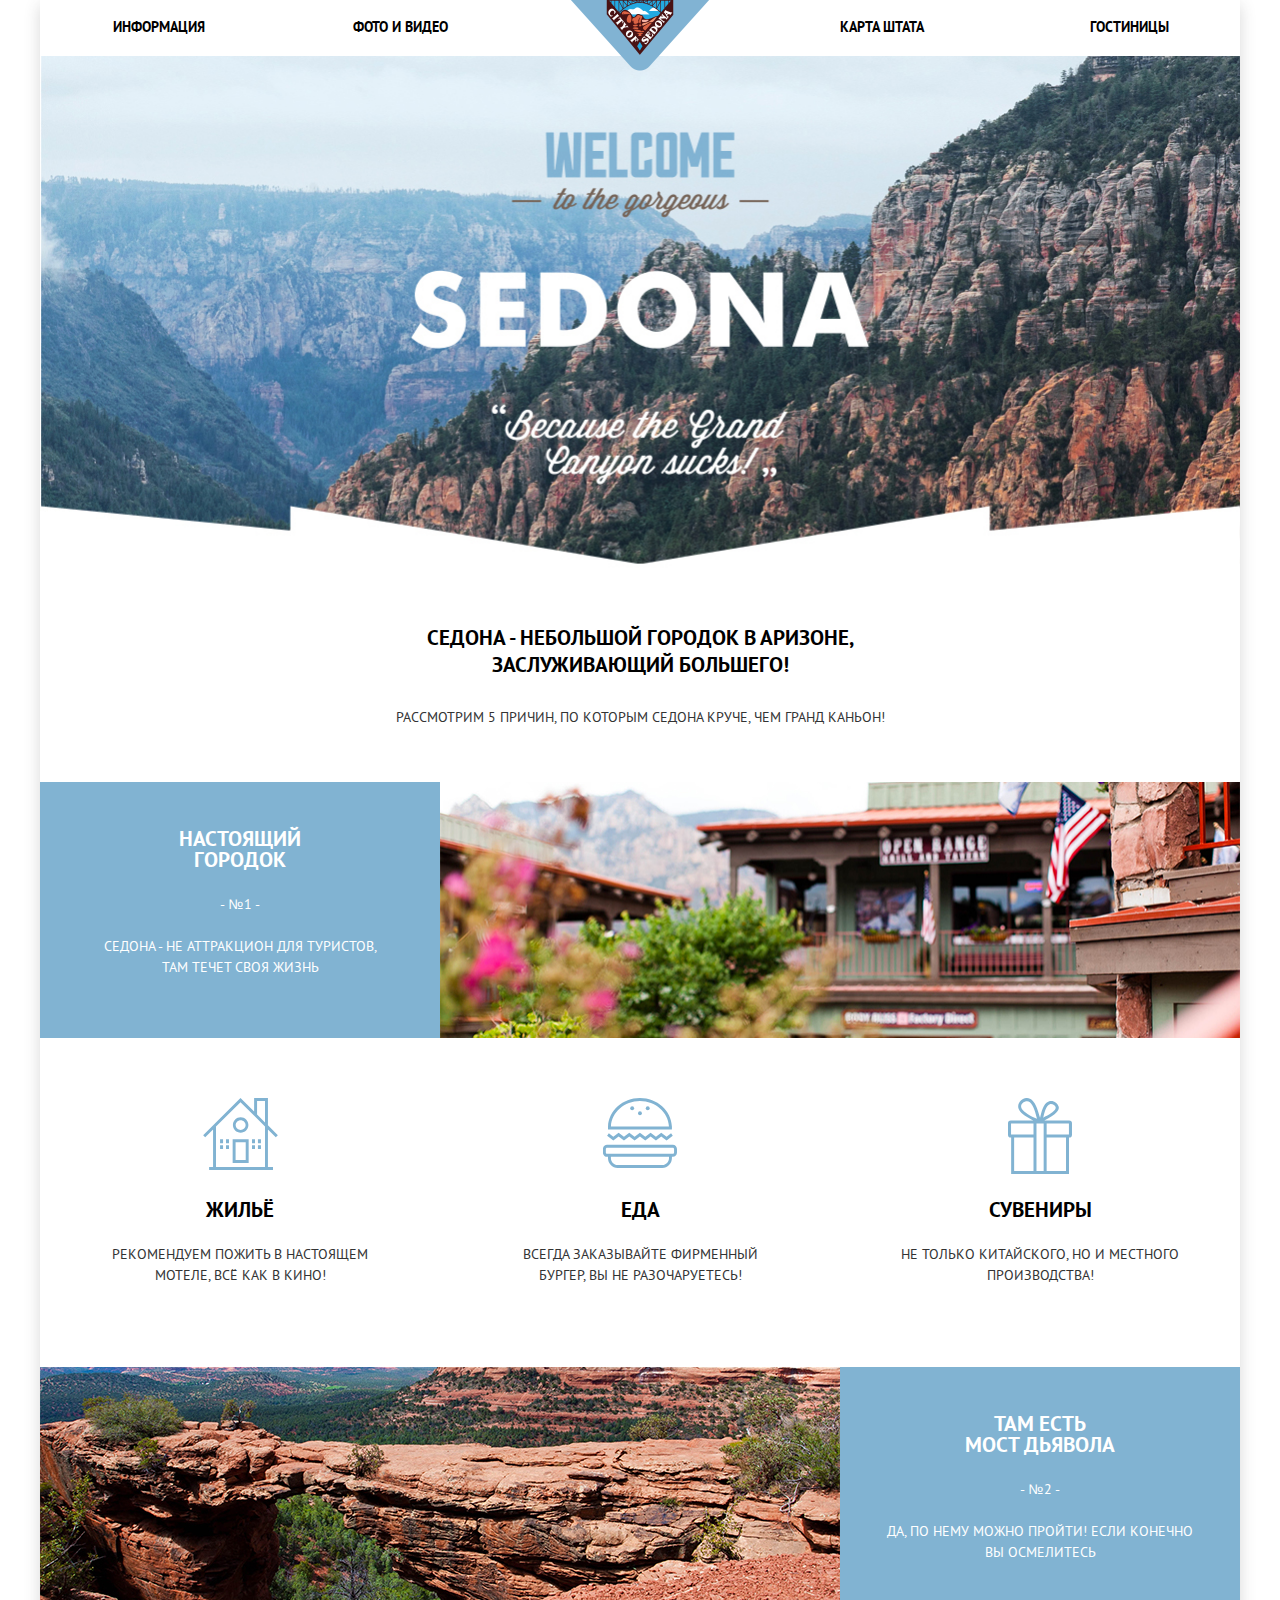
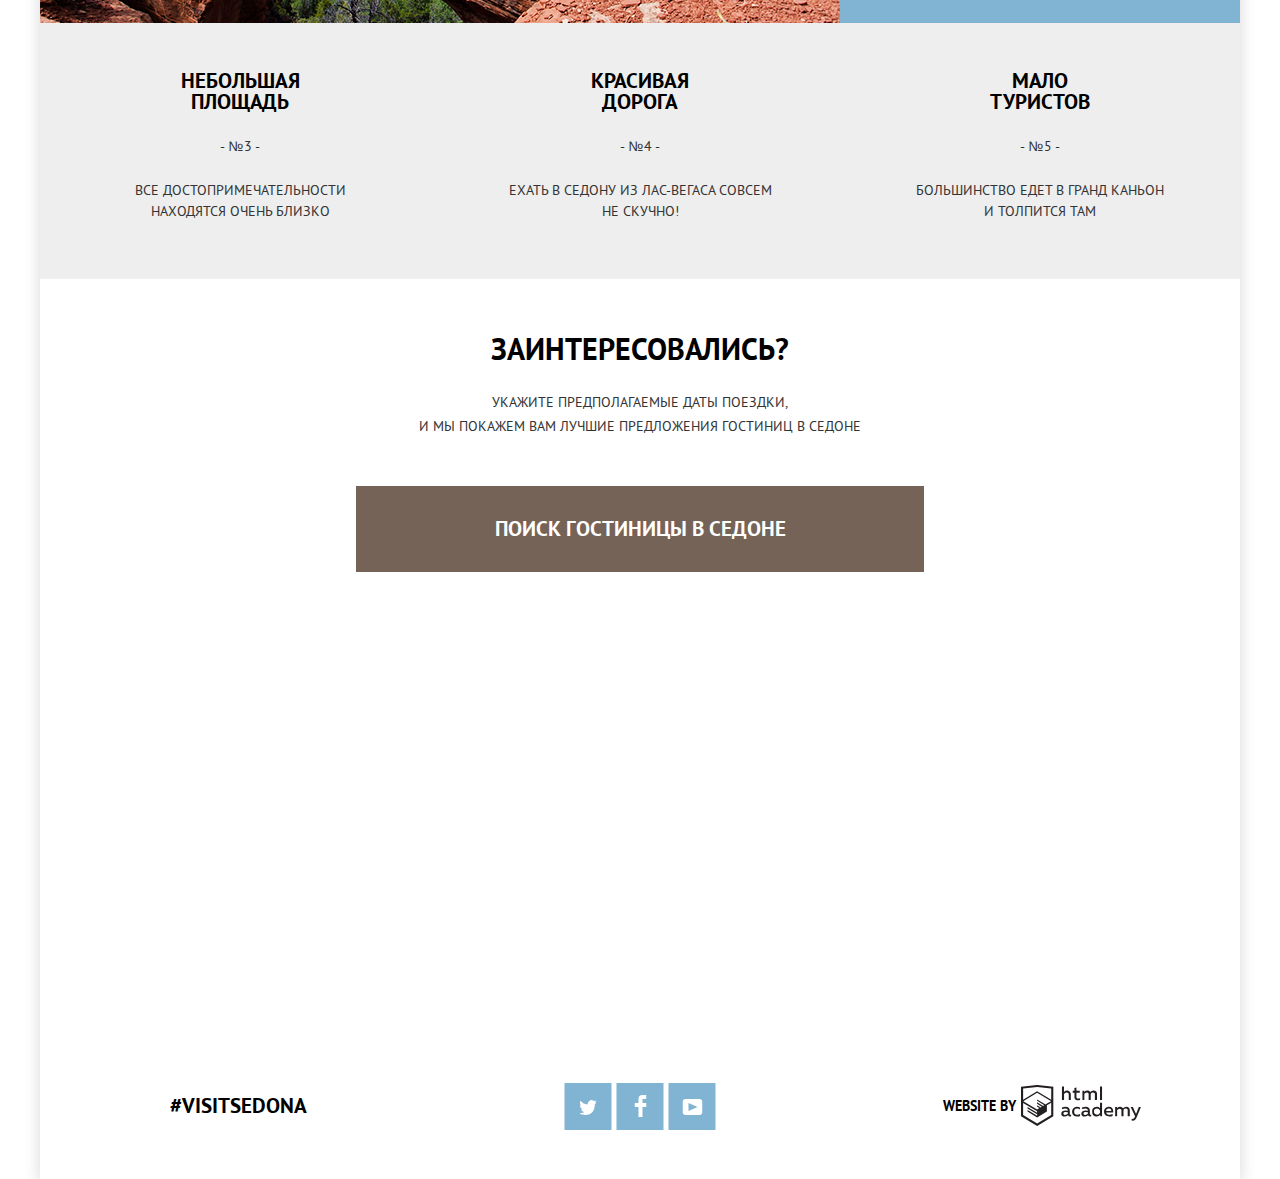
<file: index.html>
<!DOCTYPE html>
<html lang="ru">
<head>
	<meta charset="utf-8">
	<title>Седона</title>
	<link href="css/normalize.css" rel="stylesheet">
	<link href="css/style-min.css" rel="stylesheet">
</head>
<body>
	<div class="width-limit">
<!--Заголовок -->
	<header class="page-header">
		<nav class="main-navigation">
			<a class="logo" href="index.html">
				<img src="img/logo.png" alt="logo" width="140" height="71">
			</a>
		<ul class="site-navigation">
			<li ><a href="">Информация</a></li>
			<li><a href="">Фото и Видео</a></li>
			<li><a href="">Карта Штата</a></li>
			<li><a href="hotels.html">Гостиницы</a></li>
		</ul>
		</nav>
	</header>
	<!--Контент -->
	<main>
		<h1 class="visually-hidden">А вы слышали о Седоне?</h1>
		<div class="feature">
			<h3>Седона - небольшой городок в Аризоне, заслуживающий большего!</h3>
			<p>Рассмотрим 5 причин, по которым Седона круче, чем гранд каньон!</p>
		</div>
		<section>
			<h2 class="visually-hidden">Пять поводов посетить Седону</h2>
			<ol class="feature-list">
				<li>
					<div class="feature-block">
						<div class="feature-note">
							<h3>Настоящий Городок</h3>
							<p>- №1 -</p>
							<p>Седона - не аттракцион для туристов, там течет своя жизнь</p>
						</div>
						<img src="img/town.jpg" alt="town" width="800" height="256">
					</div>
					<ul class="feature-city">
						<li class="interest-item">
							<h3>Жильё</h3>
							<p>Рекомендуем пожить в настоящем мотеле, всё как в кино!</p>
						</li>
						<li class="interest-item">
							<h3>Еда</h3>
							<p>Всегда заказывайте фирменный бургер, вы не разочаруетесь!</p>
						</li>
						<li class="interest-item">
							<h3>Сувениры</h3>
							<p>Не только китайского, но и местного производства!</p>
						</li>
					</ul>
				</li>
				<li>
					<div class="feature-block">
						<img src="img/canyon.jpg" alt="canyon" width="800" height="256">
						<div class="feature-note">
							<h3>Там есть<br> мост дьявола</h3>
							<p>- №2 -</p>
							<p>Да, по нему можно пройти! Если конечно вы осмелитесь</p>
						</div>
					</div>
				</li>
				<li class="feature-list-last">
					<h3>Небольшая площадь</h3>
					<p>- №3 -</p>
					<p >Все достопримечательности находятся очень близко</p>
				</li>
				<li class="feature-list-last">
					<h3>Красивая дорога</h3>
					<p>- №4 -</p>
					<p>Ехать в Седону из Лас-Вегаса совсем не скучно!</p>
				</li>
				<li class="feature-list-last">
					<h3>Мало туристов</h3>
					<p>- №5 -</p>
					<p>Большинство едет в Гранд Каньон и толпится там</p>
				</li>
			</ol>
			<article class="advertisment">
				<h2 class="visually-hidden">Поиск гостиницы</h2>
				<h3>Заинтересовались?</h3>
				<p>Укажите предполагаемые даты поездки,<br> и мы покажем вам лучшие предложения гостиниц в седоне</p>
				<a href="" class="form-name">Поиск гостиницы в Седоне</a>
			</article>
		</section>
		<section class="date-form">
			<h2 class="visually-hidden">Форма поиска</h2>
			<div  class="form-container">
				<form action="https://echo.htmlacademy.ru" method="post" class="form-menu">
					<div class="date-pick">
						<label class="date-pick-item" for="check-in">Дата заезда:</label>
						<input id="check-in" type="text" name="check-in" placeholder="5 октября 2019" required>
						<span class="calendar-icon">
							<span class="visually-hidden">Calendar icon</span>
							<svg xmlns="http://www.w3.org/2000/svg" width="21" height="22" viewBox="0 0 21 22"><path d="M19.251 2.025h-2.845V.648c0-.381-.294-.689-.656-.689-.363 0-.656.308-.656.689v1.377h-3.938V.648c0-.381-.294-.689-.655-.689-.363 0-.657.308-.657.689v1.377H5.906V.648c0-.381-.294-.689-.656-.689-.363 0-.657.308-.657.689v1.377H1.75C.784 2.025 0 2.847 0 3.862v16.302C0 21.179.784 22 1.75 22h17.501c.966 0 1.749-.821 1.749-1.836V3.862c0-1.015-.783-1.837-1.749-1.837zm.437 18.139a.448.448 0 0 1-.437.459H1.75a.45.45 0 0 1-.438-.459V3.862a.45.45 0 0 1 .438-.459h2.844v1.378c0 .381.294.689.657.689.362 0 .656-.308.656-.689V3.403h3.938v1.378c0 .381.294.689.657.689.361 0 .655-.308.655-.689V3.403h3.938v1.378c0 .381.293.689.656.689.362 0 .656-.308.656-.689V3.403h2.845c.241 0 .437.206.437.459v16.302z"/><path d="M4.594 8.225h2.625v2.066H4.594zM4.594 11.668h2.625v2.067H4.594zM4.594 15.112h2.625v2.066H4.594zM9.188 15.112h2.625v2.066H9.188zM9.188 11.668h2.625v2.067H9.188zM9.188 8.225h2.625v2.066H9.188zM13.781 15.112h2.625v2.066h-2.625zM13.781 11.668h2.625v2.067h-2.625zM13.781 8.225h2.625v2.066h-2.625z"/></svg>
						</span>
					</div>
					<div class="date-pick">
						<label class="date-pick-item" for="check-out">Дата выезда:</label>
						<input id="check-out" type="text" name="check-out" placeholder="6 октября 2019">
						<span class="calendar-icon">
							<span class="visually-hidden">Calendar icon</span>
							<svg xmlns="http://www.w3.org/2000/svg" width="21" height="22" viewBox="0 0 21 22"><path d="M19.251 2.025h-2.845V.648c0-.381-.294-.689-.656-.689-.363 0-.656.308-.656.689v1.377h-3.938V.648c0-.381-.294-.689-.655-.689-.363 0-.657.308-.657.689v1.377H5.906V.648c0-.381-.294-.689-.656-.689-.363 0-.657.308-.657.689v1.377H1.75C.784 2.025 0 2.847 0 3.862v16.302C0 21.179.784 22 1.75 22h17.501c.966 0 1.749-.821 1.749-1.836V3.862c0-1.015-.783-1.837-1.749-1.837zm.437 18.139a.448.448 0 0 1-.437.459H1.75a.45.45 0 0 1-.438-.459V3.862a.45.45 0 0 1 .438-.459h2.844v1.378c0 .381.294.689.657.689.362 0 .656-.308.656-.689V3.403h3.938v1.378c0 .381.294.689.657.689.361 0 .655-.308.655-.689V3.403h3.938v1.378c0 .381.293.689.656.689.362 0 .656-.308.656-.689V3.403h2.845c.241 0 .437.206.437.459v16.302z"/><path d="M4.594 8.225h2.625v2.066H4.594zM4.594 11.668h2.625v2.067H4.594zM4.594 15.112h2.625v2.066H4.594zM9.188 15.112h2.625v2.066H9.188zM9.188 11.668h2.625v2.067H9.188zM9.188 8.225h2.625v2.066H9.188zM13.781 15.112h2.625v2.066h-2.625zM13.781 11.668h2.625v2.067h-2.625zM13.781 8.225h2.625v2.066h-2.625z"/></svg>
						</span>
					</div>
					<div class="person-counter">
						<div class="counter-wrap">
							<label class="adults" for="adults">Взрослые:</label>
							<div class="counter">
								<button class="minus" type="button" aria-label="minus button">
									<svg xmlns="http://www.w3.org/2000/svg" xmlns:xlink="http://www.w3.org/1999/xlink" x="0px" y="0px" width="9.917px" height="1.917px" viewBox="0 0 9.917 1.917" enable-background="new 0 0 9.917 1.917" xml:space="preserve" fill="currentColor">
									<rect width="9.917" height="1.917" />
									</svg>
								</button>
								<input class="counter-field" id="adults" type="number" min="1" name="adults" step="1" value="1">
								<button class="plus" type="button" aria-label="plus button">
									<svg xmlns="http://www.w3.org/2000/svg" xmlns:xlink="http://www.w3.org/1999/xlink" x="0px" y="0px" width="9.917px" height="9.917px" viewBox="0 0 9.917 9.917" enable-background="new 0 0 9.917 9.917" xml:space="preserve" fill="currentColor">
									<polygon points="9.917,4 5.917,4 5.917,0 4,0 4,4 0,4 0,5.917 4,5.917 4,9.917 5.917,9.917 5.917,5.917 9.917,5.917 " />
									</svg>
								</button>
							</div>
						</div>
						<div class="counter-wrap">
							<label class="kids" for="kids">Дети:</label>
							<div class="counter">
								<button class="minus" type="button" aria-label="minus button">
									<svg xmlns="http://www.w3.org/2000/svg" xmlns:xlink="http://www.w3.org/1999/xlink" x="0px" y="0px" width="9.917px" height="1.917px" viewBox="0 0 9.917 1.917" enable-background="new 0 0 9.917 1.917" xml:space="preserve" fill="currentColor">
									<rect width="9.917" height="1.917" />
									</svg>
								</button>
								<input class="counter-field" id="kids" type="number" min="1" name="kids" step="1" value="1">
								<button class="plus" type="button" aria-label="plus button">
									<svg xmlns="http://www.w3.org/2000/svg" xmlns:xlink="http://www.w3.org/1999/xlink" x="0px" y="0px" width="9.917px" height="9.917px" viewBox="0 0 9.917 9.917" enable-background="new 0 0 9.917 9.917" xml:space="preserve" fill="currentColor">
									<polygon points="9.917,4 5.917,4 5.917,0 4,0 4,4 0,4 0,5.917 4,5.917 4,9.917 5.917,9.917 5.917,5.917 9.917,5.917 " />
									</svg>
								</button>
							</div>
						</div>
					</div>
					<div>
						<label for="search">
							<button type="submit" class="form-search" value="submit" id="search">Найти</button>
						</label>
					</div>
				</form>
			</div>
		</section>
		<section class="map-container">
			<h2 class="visually-hidden">Карта региона Седоны</h2>
			<iframe src="https://www.google.com/maps/embed?pb=!1m18!1m12!1m3!1d456568.0299336306!2d-112.00508863705458!3d34.93413024922222!2m3!1f0!2f0!3f0!3m2!1i1024!2i768!4f13.1!3m3!1m2!1s0x872da132f942b00d%3A0x5548c523fa6c8efd!2z0KHQtdC00L7QvdCwLCDQkNGA0LjQt9C-0L3QsCA4NjMzNiwg0KHQqNCQ!5e0!3m2!1sru!2sza!4v1573059214038!5m2!1sru!2sza" width="1200" height="600" style="border:0;" allowfullscreen=""></iframe>
		</section>
	</main>
	<!--Подвал -->
	<footer class="footer-main">
		<div class="footer-hashtag">
			<a href="">#VISITSEDONA</a>
		</div>
		<ul class="footer-media">
			<li class="footer-icon-wrap">
				<a class="icon-button" href=""><span class="visually-hidden">Твиттер</span>
					<svg xmlns="http://www.w3.org/2000/svg" xmlns:xlink="http://www.w3.org/1999/xlink" width="17" height="15" viewBox="0 0 17 15"><path fill="#FFF" d="M10.95.144c1.685-.496 2.984.27 3.577 1.179.673-.231 1.331-.481 2.011-.708a2.345 2.345 0 0 1-.857 1.768c.685.17 1.304-.491 1.304-.491-.169 1-1.006 1.788-1.563 2.024-.231 6.75-3.175 11.217-10.077 11.082h-.446c-.41 0-4.164-.46-4.898-1.887 2.271.196 3.893-.422 4.693-1.177-.96-.3-2.679-.477-2.979-2.95.349.106.564.228 1.19.119C1.705 8.247.374 7.53.448 5.33c.285.328 1.067.536 1.34.472C1.085 5.561-.182 2.442.894.85c1.818 1.854 3.735 3.606 7.152 3.773C8.254 2.33 9.183.793 10.95.144z"/></svg>
				</a>
			</li>
			<li class="footer-icon-wrap">
				<a class="icon-button" href=""><span class="visually-hidden">Твиттер</span>
					<svg xmlns="http://www.w3.org/2000/svg" width="12" height="22" viewBox="0 0 12 22"><path fill="#FFF" d="M12 4V0H8a4 4 0 0 0-4 4v4H0v4h4v10h4V12h4V8H8V4h4z"/></svg>
				</a>
			</li>
			<li class="footer-icon-wrap">
				<a class="icon-button" href=""><span class="visually-hidden">Youtube</span>
					<svg xmlns="http://www.w3.org/2000/svg" xmlns:xlink="http://www.w3.org/1999/xlink" width="20" height="16" viewBox="0 0 20 16"><path fill="#FFF" d="M17 0H3C1.35 0 0 1.35 0 3v10c0 1.65 1.35 3 3 3h14c1.65 0 3-1.35 3-3V3c0-1.65-1.35-3-3-3zM6.027 11.998V4.002L15.014 8l-8.987 3.998z"/></svg>
				</a>
			</li>
		</ul>
		<div class="footer-logo">
			<p>WEBSITE BY</p>
			<a href="https://htmlacademy.ru/intensive/htmlcss">
				<svg id="svg_academy" width="120" data-name="Layer 1" xmlns="http://www.w3.org/2000/svg" viewBox="0 0 108.08 36.85"><title>logo-htmlacademy-small1</title><path d="M44.61,26.88a2,2,0,0,0,.55-0.1v1.33a3.25,3.25,0,0,1-1.18.21,1.67,1.67,0,0,1-1.67-1,4.84,4.84,0,0,1-3.14,1.08c-1.51,0-2.91-.83-2.91-2.55,0-2.13,2-2.79,3.71-2.79a11.08,11.08,0,0,1,2.17.25v-0.3c0-1-.76-1.77-2.19-1.77a7.42,7.42,0,0,0-3,.64v-1.7a10.21,10.21,0,0,1,3.19-.55c2.36,0,3.81,1.12,3.81,3.65v3a0.54,0.54,0,0,0,.49.59h0.17Zm-6.44-1.13A1.35,1.35,0,0,0,39.63,27h0.11a3.39,3.39,0,0,0,2.41-1V24.58a9.72,9.72,0,0,0-1.81-.21c-1,0-2.16.33-2.16,1.38h0Zm12.36-6.11a5,5,0,0,1,2.57.64V22a4.08,4.08,0,0,0-2.3-.7,2.75,2.75,0,1,0,0,5.49,5,5,0,0,0,2.43-.64v1.71a6.27,6.27,0,0,1-2.76.57A4.21,4.21,0,0,1,46,24.51q0-.21,0-0.41a4.32,4.32,0,0,1,4.18-4.46h0.38Zm12.17,7.24a2,2,0,0,0,.55-0.1v1.33a3.25,3.25,0,0,1-1.18.21,1.67,1.67,0,0,1-1.67-1,4.84,4.84,0,0,1-3.14,1.08c-1.51,0-2.91-.83-2.91-2.55,0-2.13,2-2.79,3.71-2.79a11.08,11.08,0,0,1,2.17.25v-0.3c0-1-.76-1.77-2.19-1.77a7.42,7.42,0,0,0-3,.64v-1.7a10.21,10.21,0,0,1,3.19-.55c2.36,0,3.81,1.12,3.81,3.65v3a0.54,0.54,0,0,0,.49.59h0.17Zm-6.44-1.13A1.35,1.35,0,0,0,57.73,27h0.11a3.39,3.39,0,0,0,2.41-1V24.58a9.72,9.72,0,0,0-1.81-.21c-1.06,0-2.16.33-2.16,1.38h0ZM73,16V28.2H71.35V26.88a3.88,3.88,0,0,1-3.19,1.54,4.4,4.4,0,0,1,0-8.78,3.81,3.81,0,0,1,3,1.3V16H73Zm-4.53,5.22a2.76,2.76,0,1,0,0,5.52A2.86,2.86,0,0,0,71.15,25V23A2.91,2.91,0,0,0,68.49,21.27ZM79,19.64c3.31,0,4.46,2.68,3.92,5.09H76.7c0.21,1.5,1.67,2.11,3.19,2.11a6.11,6.11,0,0,0,2.64-.59v1.6a7.14,7.14,0,0,1-3,.57C77,28.42,74.78,27,74.78,24a4.18,4.18,0,0,1,4-4.39H79Zm0.09,1.54a2.28,2.28,0,0,0-2.44,2.1v0.06H81.3A2,2,0,0,0,79.13,21.18Zm5.73,7V19.87h1.65v1a3.81,3.81,0,0,1,2.78-1.27A2.86,2.86,0,0,1,91.89,21a4.12,4.12,0,0,1,2.91-1.33A3.06,3.06,0,0,1,98,23V28.2h-1.9V23.05a1.59,1.59,0,0,0-1.42-1.75H94.42a2.8,2.8,0,0,0-2.07,1.12V28.2h-1.9V23.05A1.59,1.59,0,0,0,89,21.31H88.8a3,3,0,0,0-2.21,1.29v5.63H84.86Zm21.31-8.33h1.9l-3.91,9.46c-0.9,2.17-2.09,2.86-3.35,2.86a4.76,4.76,0,0,1-1.1-.14V30.46a2.86,2.86,0,0,0,.85.12c0.9,0,1.58-.64,2.07-1.9l0.17-.42-4-8.4h2l2.86,6.29ZM38.73,1.46V6.22a3.81,3.81,0,0,1,2.7-1.14,3.25,3.25,0,0,1,3.44,3.4v5.15H43V8.72a1.81,1.81,0,0,0-1.61-2h-0.3a2.93,2.93,0,0,0-2.32,1.39v5.52h-1.9V1.46h1.9ZM49.94,2.31v3h3V6.91h-3v3.81c0,1.1.5,1.46,1.58,1.46a4.49,4.49,0,0,0,1.69-.33v1.6A6.8,6.8,0,0,1,51,13.8a2.55,2.55,0,0,1-2.86-2.74V6.89H46.58V5.26h1.5V2.74Zm5.4,11.31V5.28H57v1A3.81,3.81,0,0,1,59.77,5a2.86,2.86,0,0,1,2.6,1.33A4.12,4.12,0,0,1,65.28,5,3.06,3.06,0,0,1,68.44,8.4v5.21h-1.9V8.46a1.59,1.59,0,0,0-1.42-1.75H64.89a2.8,2.8,0,0,0-2.07,1.12v5.78h-1.9V8.46A1.59,1.59,0,0,0,59.5,6.71H59.27A3,3,0,0,0,57.06,8v5.63H55.34ZM71.17,1.45H73V13.6H71.17V1.45ZM14.71,0H14.55L0,1.54V28.21l14.55,8.66,14.55-8.66V1.54Zm12.5,27.1L14.55,34.64,1.9,27.12V16.18l12.59,7.5V25L5.86,19.9v1.31l8.68,5.21v1.39L5.87,22.65V24l8.68,5.21,8.75-5.24V18.31L27.2,16V27.12Zm0-12.53-3.48,2-1.6,1L14.51,13v1.31L21,18.23H21l-0.14.09-1,.54-5.37-3.2V17l4.24,2.52-1,.67-3.2-1.9v1.31l2.1,1.24L14.5,22.1,2,14.65,14.51,7.11Zm0-1.32L14.49,5.76,1.91,13.25v-10L14.56,1.92,27.21,3.25v10h0Z" transform="translate(0 -0.02)" fill="#231f20"/></svg>
			</a>
		</div>
	</footer>
	</div>
<script src="js/min-script.js"></script>
</body>
</html>
</file>
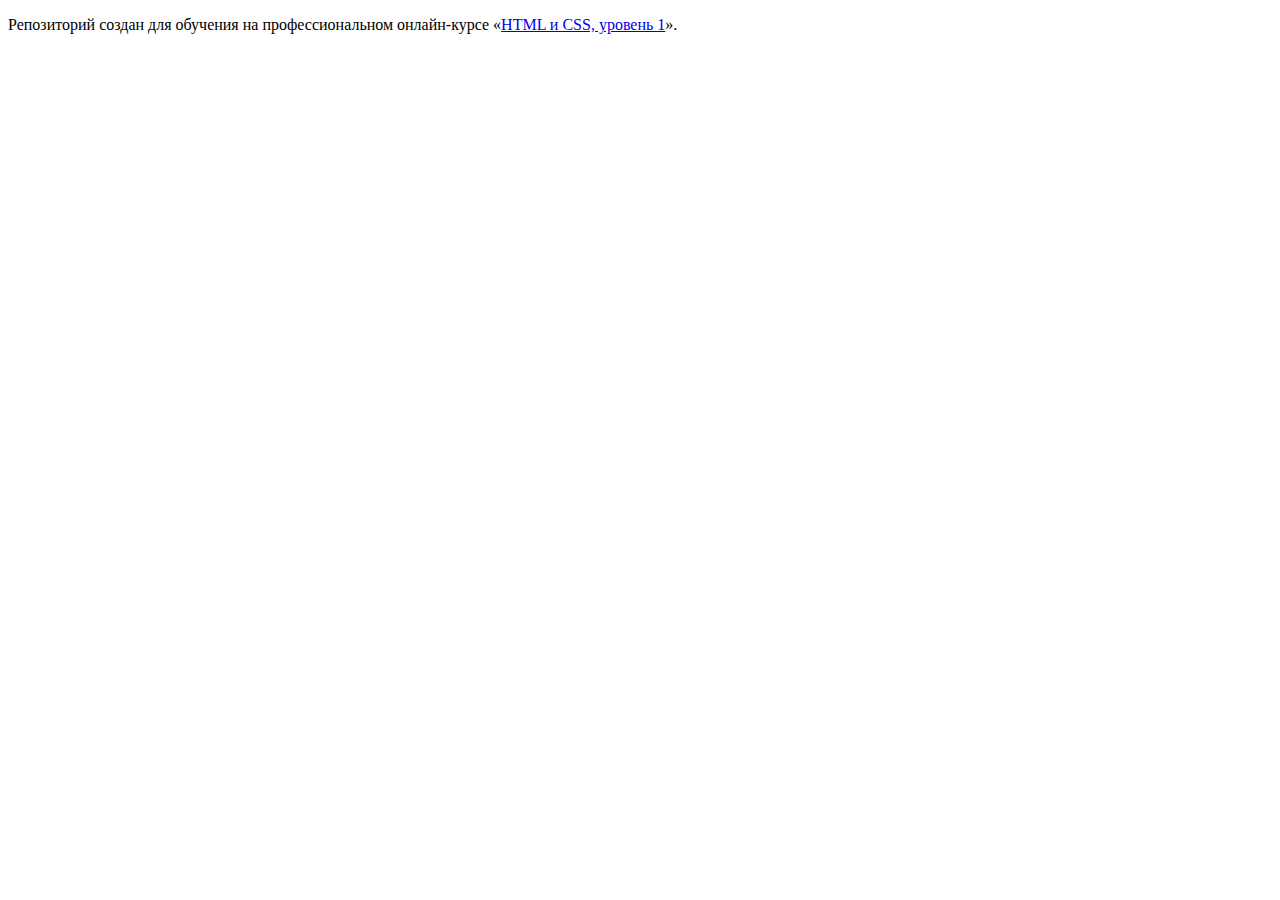
<file: master/index.html>
<!DOCTYPE html>
<html lang="ru">
  <head>
    <meta charset="utf-8">
    <title>HTML Academy: Седона</title>
    <base href="https://htmlacademy-htmlcss.github.io/896771-sedona-26/master/">
</head>
  <body>

    <p>Репозиторий создан для обучения на профессиональном онлайн‑курсе «<a href="https://htmlacademy.ru/intensive/htmlcss">HTML и CSS, уровень 1</a>».</p>

  </body>
</html>
</file>
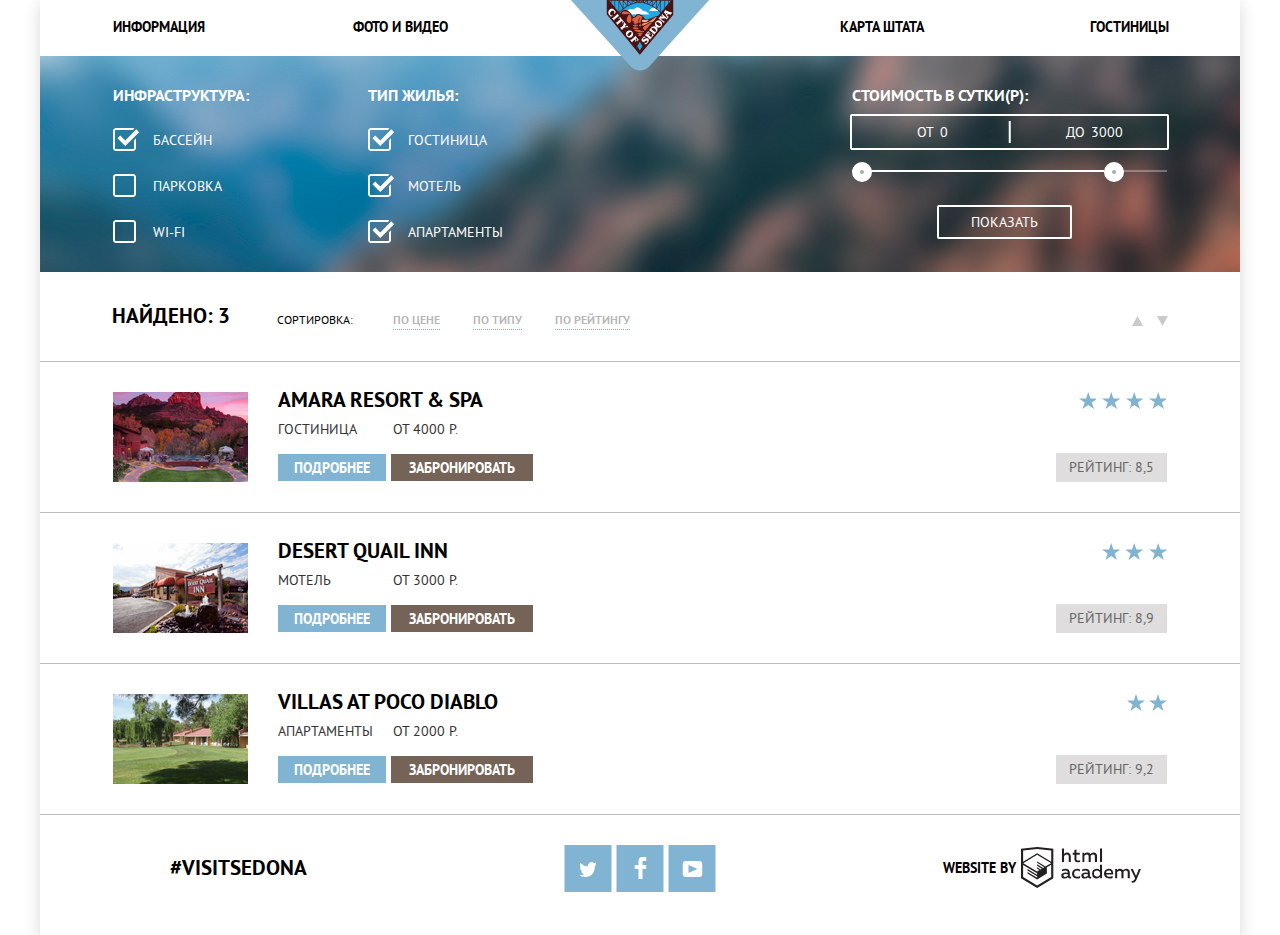
<file: hotels.html>
<!DOCTYPE html>
<html lang="ru">
<head>
	<meta charset="utf-8">
	<title>Hotels</title>
	<link href="css/normalize.css" rel="stylesheet">
	<link href="css/style-min.css" rel="stylesheet">
</head>
<body>
	<div class="width-limit">
	<!--Заголовок -->
		<header class="page-header">
		<nav class="main-navigation">
			<a class="logo" href="index.html">
				<img src="img/logo.png" alt="logo" width="140" height="71">
			</a>
			<ul class="site-navigation">
				<li ><a href="">Информация</a></li>
				<li><a href="">Фото и Видео</a></li>
				<li><a href="">Карта Штата</a></li>
				<li><a href="hotels.html">Гостиницы</a></li>
			</ul>
		</nav>
		</header>
		<!--Контент -->
		<main>
			<h1 class="visually-hidden">Подборка лучших отелей</h1>
			<!--Фильтр -->
			<section>
				<form class="filter" action="#" method="get">
					<div class="filter-column">
						<h3>Инфраструктура:</h3>
						<label>
							<input type="checkbox" name="pool" checked="checked">
							<span class="check_box"></span>
							<span class="checkbox_text">Бассейн</span>
						</label>
						<label>
							<input type="checkbox" name="parking">
							<span class="check_box"></span>
							<span class="checkbox_text">Парковка</span>
						</label> 
						<label>
							<input type="checkbox" name="wi-fi">
							<span class="check_box"></span>
							<span class="checkbox_text">Wi-fi</span>
						</label> 
					</div>
					<div class="filter-column">
						<h3>Тип жилья:</h3>
						<label>
							<input type="checkbox" name="hotel" checked="checked">
							<span class="check_box"></span>
							<span class="checkbox_text">Гостиница</span>
						</label>
						<label>
							<input type="checkbox" name="motel" checked="checked">
							<span class="check_box"></span>
							<span class="checkbox_text">Мотель</span>
						</label> 
						<label>
							<input type="checkbox" name="apartments" checked="checked">
							<span class="check_box"></span>
							<span class="checkbox_text">Апартаменты</span>
						</label> 
					</div>
					<div class="cost-range">
						<h3>Стоимость в сутки(Р):</h3>
						<div class="cost-wrap">
							<label class="min-price"><span class="checkbox_text">от </span><input type="text" name="min-price" value="0"></label>
							<label class="max-price"><span class="checkbox_text">до </span><input type="text" name="max-price" value="3000"></label>
						</div>
						<div class="slider-wrap">
						<div class="slider">
							<div class="slider-bar">
							</div>
						</div>
						<div class="slider-left"></div>
						<div class="slider-right"></div>
						</div>
						<button type="submit" class="filter-btn">Показать</button>
					</div>
				</form>
			</section>
			<section class="results">
				<p class="results-found">Найдено: 3</p>
				<div class="results-categories">
					<h3>Сортировка:</h3>
					<div class="results-sorting">
						<a href="">По цене</a>
						<a href="">По типу</a>
						<a href="">По рейтингу</a>
					</div>
				</div>
				<div class="results-order">
					<a class="sort-up" href=""><span class="visually-hidden">Возрастание</span>
						<svg xmlns="http://www.w3.org/2000/svg" width="11" height="10" viewBox="0 0 11 10"><path fill="#231F20" d="M5.5 0L0 10h11z"/></svg>
					</a>
					<a class="sort-down" href=""><span class="visually-hidden">Убывание</span>
						<svg xmlns="http://www.w3.org/2000/svg" width="11" height="10" viewBox="0 0 11 10"><path fill="#231F20" d="M5.5 10L0 0h11"/></svg>
					</a>
				</div>
			</section>
			<!--Amara Resort & SPA -->
			<section class="wrap-hotel">
				<div>
					<img src="img/amara.jpg" alt="amara"  width="135" height="90">
				</div>
				<div class="hotel-summary">
					<h2>
						<a href="" class="hotel-name">Amara Resort &amp; SPA</a>
					</h2>
					<div class="hotel-status">
						<span class="hotel-type">Гостиница</span>
						<span class="hotel-price">От 4000 р.</span>               
					</div>
					<div class="hotel-buttons">
						<div class="hotel-details">
							<a href="">Подробнее</a>
						</div>
						<div class="hotel-book">
							<a href="">Забронировать</a>
						</div>
					</div>
				</div>
				<div class="hotel-rating">
					<div class="hotel-stars">
						<span class="hotel-star-4"></span>
					</div>
					<span class="rating-numeric">Рейтинг: 8,5</span>
				</div>
			</section>
			<!--Desert Quail INN-->
			<section class="wrap-hotel">
				<div>
					<img src="img/dquail.jpg" alt="desert quail" width="135" height="90">
				</div>
				<div class="hotel-summary">
					<h2>
						<a href="" class="hotel-name">Desert Quail INN</a>
					</h2>
					<div class="hotel-status">
						<span class="hotel-type">Мотель</span>
						<span class="hotel-price">От 3000 р.</span>
					</div>
					<div class="hotel-buttons">
						<div class="hotel-details">
							<a href="">Подробнее</a>
						</div>
						<div class="hotel-book">
							<a href="">Забронировать</a>
						</div>
					</div>
				</div>
				<div class="hotel-rating">
					<div class="">
						<div class="hotel-stars">
							<span class="hotel-star-3"></span>
						</div> 
					</div>
					<span class="rating-numeric">Рейтинг: 8,9</span>
				</div>
			</section>      
			<!--Villas At Poco Diablo -->
			<section class="wrap-hotel">
				<div>
					<img src="img/pocodiablo.jpg" alt="poco diablo" width="135" height="90">
				</div>
				<div class="hotel-summary">
					<h2>
						<a href="" class="hotel-name">Villas At Poco Diablo</a>
					</h2>
					<div class="hotel-status">
						<span class="hotel-type">Апартаменты</span>
						<span class="hotel-price">От 2000 р.</span>
					</div>
					<div class="hotel-buttons">
						<div class="hotel-details">
							<a href="">Подробнее</a>
						</div>
						<div class="hotel-book">
							<a href="">Забронировать</a>
						</div>
					</div>
				</div>
				<div class="hotel-rating">
					<div class="hotel-stars">
						<span class="hotel-star-2"></span>
					</div>
					<span class="rating-numeric">Рейтинг: 9,2</span>
				</div>
			</section>
		</main>
		<!--Подвал -->
		<footer class="footer-main-hotels">
			<div class="footer-hashtag">
				<a href="">#VISITSEDONA</a>
			</div>
			<ul class="footer-media">
			<li class="footer-icon-wrap">
			<a class="icon-button" href=""><span class="visually-hidden">Твиттер</span>
				<svg xmlns="http://www.w3.org/2000/svg" xmlns:xlink="http://www.w3.org/1999/xlink" width="17" height="15" viewBox="0 0 17 15"><path fill="#FFF" d="M10.95.144c1.685-.496 2.984.27 3.577 1.179.673-.231 1.331-.481 2.011-.708a2.345 2.345 0 0 1-.857 1.768c.685.17 1.304-.491 1.304-.491-.169 1-1.006 1.788-1.563 2.024-.231 6.75-3.175 11.217-10.077 11.082h-.446c-.41 0-4.164-.46-4.898-1.887 2.271.196 3.893-.422 4.693-1.177-.96-.3-2.679-.477-2.979-2.95.349.106.564.228 1.19.119C1.705 8.247.374 7.53.448 5.33c.285.328 1.067.536 1.34.472C1.085 5.561-.182 2.442.894.85c1.818 1.854 3.735 3.606 7.152 3.773C8.254 2.33 9.183.793 10.95.144z"/></svg>
			</a>
			</li>
			<li class="footer-icon-wrap">
				<a class="icon-button" href=""><span class="visually-hidden">Твиттер</span>
					<svg xmlns="http://www.w3.org/2000/svg" width="12" height="22" viewBox="0 0 12 22"><path fill="#FFF" d="M12 4V0H8a4 4 0 0 0-4 4v4H0v4h4v10h4V12h4V8H8V4h4z"/></svg>
				</a>
			</li>
			<li class="footer-icon-wrap">
				<a class="icon-button" href=""><span class="visually-hidden">Youtube</span>
					<svg xmlns="http://www.w3.org/2000/svg" xmlns:xlink="http://www.w3.org/1999/xlink" width="20" height="16" viewBox="0 0 20 16"><path fill="#FFF" d="M17 0H3C1.35 0 0 1.35 0 3v10c0 1.65 1.35 3 3 3h14c1.65 0 3-1.35 3-3V3c0-1.65-1.35-3-3-3zM6.027 11.998V4.002L15.014 8l-8.987 3.998z"/></svg>
				</a>
			</li>
			</ul>
			<div class="footer-logo">
				<p>WEBSITE BY</p>
				<a href="https://htmlacademy.ru/intensive/htmlcss">
					<svg id="svg_academy" width="120" data-name="Layer 1" xmlns="http://www.w3.org/2000/svg" viewBox="0 0 108.08 36.85"><title>logo-htmlacademy-small1</title><path d="M44.61,26.88a2,2,0,0,0,.55-0.1v1.33a3.25,3.25,0,0,1-1.18.21,1.67,1.67,0,0,1-1.67-1,4.84,4.84,0,0,1-3.14,1.08c-1.51,0-2.91-.83-2.91-2.55,0-2.13,2-2.79,3.71-2.79a11.08,11.08,0,0,1,2.17.25v-0.3c0-1-.76-1.77-2.19-1.77a7.42,7.42,0,0,0-3,.64v-1.7a10.21,10.21,0,0,1,3.19-.55c2.36,0,3.81,1.12,3.81,3.65v3a0.54,0.54,0,0,0,.49.59h0.17Zm-6.44-1.13A1.35,1.35,0,0,0,39.63,27h0.11a3.39,3.39,0,0,0,2.41-1V24.58a9.72,9.72,0,0,0-1.81-.21c-1,0-2.16.33-2.16,1.38h0Zm12.36-6.11a5,5,0,0,1,2.57.64V22a4.08,4.08,0,0,0-2.3-.7,2.75,2.75,0,1,0,0,5.49,5,5,0,0,0,2.43-.64v1.71a6.27,6.27,0,0,1-2.76.57A4.21,4.21,0,0,1,46,24.51q0-.21,0-0.41a4.32,4.32,0,0,1,4.18-4.46h0.38Zm12.17,7.24a2,2,0,0,0,.55-0.1v1.33a3.25,3.25,0,0,1-1.18.21,1.67,1.67,0,0,1-1.67-1,4.84,4.84,0,0,1-3.14,1.08c-1.51,0-2.91-.83-2.91-2.55,0-2.13,2-2.79,3.71-2.79a11.08,11.08,0,0,1,2.17.25v-0.3c0-1-.76-1.77-2.19-1.77a7.42,7.42,0,0,0-3,.64v-1.7a10.21,10.21,0,0,1,3.19-.55c2.36,0,3.81,1.12,3.81,3.65v3a0.54,0.54,0,0,0,.49.59h0.17Zm-6.44-1.13A1.35,1.35,0,0,0,57.73,27h0.11a3.39,3.39,0,0,0,2.41-1V24.58a9.72,9.72,0,0,0-1.81-.21c-1.06,0-2.16.33-2.16,1.38h0ZM73,16V28.2H71.35V26.88a3.88,3.88,0,0,1-3.19,1.54,4.4,4.4,0,0,1,0-8.78,3.81,3.81,0,0,1,3,1.3V16H73Zm-4.53,5.22a2.76,2.76,0,1,0,0,5.52A2.86,2.86,0,0,0,71.15,25V23A2.91,2.91,0,0,0,68.49,21.27ZM79,19.64c3.31,0,4.46,2.68,3.92,5.09H76.7c0.21,1.5,1.67,2.11,3.19,2.11a6.11,6.11,0,0,0,2.64-.59v1.6a7.14,7.14,0,0,1-3,.57C77,28.42,74.78,27,74.78,24a4.18,4.18,0,0,1,4-4.39H79Zm0.09,1.54a2.28,2.28,0,0,0-2.44,2.1v0.06H81.3A2,2,0,0,0,79.13,21.18Zm5.73,7V19.87h1.65v1a3.81,3.81,0,0,1,2.78-1.27A2.86,2.86,0,0,1,91.89,21a4.12,4.12,0,0,1,2.91-1.33A3.06,3.06,0,0,1,98,23V28.2h-1.9V23.05a1.59,1.59,0,0,0-1.42-1.75H94.42a2.8,2.8,0,0,0-2.07,1.12V28.2h-1.9V23.05A1.59,1.59,0,0,0,89,21.31H88.8a3,3,0,0,0-2.21,1.29v5.63H84.86Zm21.31-8.33h1.9l-3.91,9.46c-0.9,2.17-2.09,2.86-3.35,2.86a4.76,4.76,0,0,1-1.1-.14V30.46a2.86,2.86,0,0,0,.85.12c0.9,0,1.58-.64,2.07-1.9l0.17-.42-4-8.4h2l2.86,6.29ZM38.73,1.46V6.22a3.81,3.81,0,0,1,2.7-1.14,3.25,3.25,0,0,1,3.44,3.4v5.15H43V8.72a1.81,1.81,0,0,0-1.61-2h-0.3a2.93,2.93,0,0,0-2.32,1.39v5.52h-1.9V1.46h1.9ZM49.94,2.31v3h3V6.91h-3v3.81c0,1.1.5,1.46,1.58,1.46a4.49,4.49,0,0,0,1.69-.33v1.6A6.8,6.8,0,0,1,51,13.8a2.55,2.55,0,0,1-2.86-2.74V6.89H46.58V5.26h1.5V2.74Zm5.4,11.31V5.28H57v1A3.81,3.81,0,0,1,59.77,5a2.86,2.86,0,0,1,2.6,1.33A4.12,4.12,0,0,1,65.28,5,3.06,3.06,0,0,1,68.44,8.4v5.21h-1.9V8.46a1.59,1.59,0,0,0-1.42-1.75H64.89a2.8,2.8,0,0,0-2.07,1.12v5.78h-1.9V8.46A1.59,1.59,0,0,0,59.5,6.71H59.27A3,3,0,0,0,57.06,8v5.63H55.34ZM71.17,1.45H73V13.6H71.17V1.45ZM14.71,0H14.55L0,1.54V28.21l14.55,8.66,14.55-8.66V1.54Zm12.5,27.1L14.55,34.64,1.9,27.12V16.18l12.59,7.5V25L5.86,19.9v1.31l8.68,5.21v1.39L5.87,22.65V24l8.68,5.21,8.75-5.24V18.31L27.2,16V27.12Zm0-12.53-3.48,2-1.6,1L14.51,13v1.31L21,18.23H21l-0.14.09-1,.54-5.37-3.2V17l4.24,2.52-1,.67-3.2-1.9v1.31l2.1,1.24L14.5,22.1,2,14.65,14.51,7.11Zm0-1.32L14.49,5.76,1.91,13.25v-10L14.56,1.92,27.21,3.25v10h0Z" transform="translate(0 -0.02)" fill="#231f20"/></svg>
				</a>
			</div>
		</footer>
	</div>
<script src="js/min-script.js"></script>
</body>
</html>
</file>
<file: css/style-min.css>
body{margin:0;padding:0;font-family:'PT Sans',Arial,sans-serif;font-size:14px;line-height:24px;font-weight:700;color:#000;text-transform:uppercase;background-color:#fff}@font-face{font-family:'PT Sans';src:url(../fonts/ptsans.woff2) format('woff2'),url(../fonts/ptsans.woff) format('woff');font-weight:400;font-style:normal}@font-face{font-family:'PT Sans';src:url(../fonts/ptsansbold.woff2) format('woff2'),url(../fonts/ptsansbold.woff) format('woff');font-weight:700;font-style:normal}.width-limit{display:block;margin:0 auto;width:1200px;box-shadow:0 5px 15px 0 rgba(59,61,61,.2)}.footer-main a,.hotel-buttons a{text-decoration:none;color:#fff}.page-header{color:#000}.main-navigation{position:relative;background-color:#fff;color:#000;font-size:14px;line-height:25px}.main-navigation ul{padding-left:73px;padding-right:73px}.site-navigation{display:flex;padding-top:15px;margin:0;padding-bottom:16px;list-style:none;justify-content:space-around}.site-navigation li:nth-child(1){width:210px;text-align:left}.site-navigation li:nth-child(2){margin-right:auto;padding-left:30px;width:210px;text-align:left}.site-navigation li:nth-child(3),.site-navigation li:nth-child(4){width:210px;text-align:right}.site-navigation li:nth-child(3){padding-right:35px}.site-navigation li:nth-child(4){margin-right:-2px}.site-navigation a{color:#000;text-decoration:none}.site-navigation a:hover{color:#81b3d2}.site-navigation a:focus{color:#b2b2b2}.site-navigation a:active{color:#766357}.logo{position:absolute;top:0;left:50%;transform:translate(-50%)}.feature{display:inline-block;width:1200px;padding-top:579px;background-image:url(../img/background.jpg);background-color:#dbeef7;background-position:top;background-repeat:no-repeat;background-size:1200px auto;margin-bottom:25px;text-align:center;vertical-align:middle}.feature p{font-weight:400;color:#333}.feature h3{display:inline-block;text-align:center;margin-top:-11px;margin-bottom:13px;width:520px;font-size:21px;line-height:27px}.feature-list{display:flex;width:1200px;flex-wrap:wrap;flex-direction:row;justify-content:space-between;align-items:center;list-style:none;padding-inline-start:0;padding:0}.feature-list img{margin:0;padding:0;width:800px}.feature-list ul{list-style:none}.feature-list li{margin-left:0;margin-right:0}.feature-block{display:flex;flex-direction:row;width:1200px}.feature-list-last{display:flex;flex-direction:column;width:400px;text-align:center;min-height:256px;background-color:#eee}.feature-list-last h3{display:inline-block;align-self:center;text-align:center;margin-top:47px;width:120px;vertical-align:middle}.feature-list-last p{display:inline-block;align-self:center;text-align:center;margin-top:0;margin-bottom:23px;max-width:265px;line-height:21px;vertical-align:middle;color:#333;font-weight:400}.feature-list-last:nth-of-type(3) p{max-width:240px}.feature-list-last:nth-of-type(5) p{max-width:250px}.feature-city{display:flex;flex-direction:row;justify-content:flex-start;width:1200px;margin:0;padding:0}.feature-city li{margin-top:60px;padding-top:75px}.feature-city li:nth-child(1){background:url(../img/icon-1.svg) no-repeat;background-position:top center}.feature-city li:nth-child(2){background:url(../img/icon-3.svg) no-repeat;background-position:top center}.feature-city li:nth-child(3){background:url(../img/icon-2.svg) no-repeat;background-position:top center}.feature-note{display:inline-block;width:400px;margin:0;align-items:center;text-align:center;background-color:#81b3d2;color:#fff;min-height:256px;vertical-align:middle}.feature-note h3{display:inline-block;font-size:21px;width:200px;line-height:29px;margin-top:46px;margin-bottom:22px;vertical-align:middle}.feature-note p{display:inline-block;margin-top:0;margin-bottom:21px;width:280px;align-self:center;font-weight:400;line-height:21px;vertical-align:middle}.feature-note:nth-child(2) p{width:320px}.feature-list h3{font-size:21px;line-height:21px;margin-bottom:24px}.interest-item{display:flex;flex-direction:column;width:400px;min-height:194px;text-align:center}.interest-item h3{display:inline-block;align-self:center;text-align:center;width:170px;margin-bottom:10px;margin-top:26px;vertical-align:middle}.interest-item p{display:inline-block;align-self:center;width:265px;font-weight:400;line-height:21px;vertical-align:middle;color:#333}.interest-item:nth-child(2) p,.interest-item:nth-child(3) p{display:inline-block;width:285px;vertical-align:middle}.advertisment{font-size:14px;line-height:24px;text-align:center}.advertisment p{font-weight:400;color:#333;margin-bottom:48px}.advertisment h3{text-align:center;margin-top:59px;margin-bottom:30px;font-size:30px;line-height:22px}.map-container{position:relative;z-index:0}.date-form{position:relative}.form-container{display:none;flex-direction:column;justify-content:flex-start;position:absolute;left:316px;bottom:-440px;width:568px;margin:0 auto}.form-show{display:flex;z-index:1;animation:appear .4s}.form-container a{text-decoration:none}.date-form{position:relative}.form-name{display:block;width:568px;margin-left:auto;margin-right:auto;background-color:#766357;color:#fff;font-size:21px;line-height:26px;font-weight:700;text-align:center;padding-top:30px;padding-bottom:30px;text-decoration:none}.form-name:hover{background-color:#604e43}.form-name:active{color:#857871;background-color:#503e33}.form-menu{display:block;background-color:#fff;padding:55px;margin-bottom:43px;box-shadow:0 5px 15px 0 rgba(59,61,61,.2)}@keyframes appear{0%{opacity:0}100%{opacity:1}}.form-menu button{border:0;padding:0;margin:0;outline:0;text-transform:uppercase}.date-pick{position:relative;display:flex;flex-direction:row;flex-wrap:wrap;justify-content:space-between;align-items:flex-start;margin-bottom:26px}.date-pick:nth-of-type(2){margin-bottom:30px}.date-pick input{width:335px;margin-left:8px;height:38px;padding-left:13px;background-color:#f2f2f2;border:none;color:#000;font-weight:700;box-shadow:0;text-transform:uppercase;outline:0}.date-pick input:hover{background-color:#ebebeb}.date-pick input:focus{background-color:#fff;border:2px solid #e5e5e5;outline:0}input[type=text]::-webkit-input-placeholder{color:#000;font-weight:700;text-transform:uppercase}input[type=text]::-moz-placeholder{color:#000;font-weight:700;text-transform:uppercase}input[type=text]:-ms-input-placeholder{color:#000;font-weight:700;text-transform:uppercase}input[type=text]::-ms-input-placeholder{color:#000;font-weight:700;text-transform:uppercase}input[type=text]::placeholder{color:#000;font-weight:700;text-transform:uppercase}.date-pick-item{position:relative;margin-top:auto;margin-bottom:auto}.calendar-icon{display:block;position:absolute;fill:#cacaca;top:10px;right:10px;width:21px;height:22px;border:none;box-shadow:0;background-color:transparent}.calendar-icon:hover{fill:#000}.calendar-icon:active{fill:#81b3d2}.person-counter{display:flex;flex-direction:row;justify-content:space-between;margin-bottom:53px}.counter-wrap{display:flex;justify-content:space-between;width:226px;box-sizing:border-box;align-self:center}.counter{display:flex;width:114px;height:38px}.counter-field{display:inline-block;width:40px;background-color:#f2f2f2;text-align:center;border:none;box-shadow:0;color:#000;font-weight:700;vertical-align:middle}input::-webkit-inner-spin-button,input::-webkit-outer-spin-button{-webkit-appearance:none;margin:0}input[type=number]{-moz-appearance:textfield}.minus{display:flex;align-items:center;justify-content:center;width:37px;background-color:#f2f2f2;color:#a9a9a9}.plus{display:flex;align-items:center;justify-content:center;width:37px;background-color:#f2f2f2;color:#a9a9a9}.minus:hover,.plus:hover{color:#000}.minus:active,.plus:active{color:#81b3d2}.minus:hover,.plus:hover{color:inherit}.adults,.kids{display:inline-block;line-height:38px;height:38px}.kids{padding-left:45px}.form-search{display:block;background-color:#81b3d2;color:#fff;font-size:21px;line-height:26px;width:458px;min-height:60px;font-weight:700;margin-left:auto;margin-right:auto;text-align:center;box-shadow:none}.form-search:hover{background-color:#669ec0}.form-search:active{color:#94b9d2}.filter{display:flex;flex-direction:row;padding:27px 73px 15px;background:url(../img/hotel_background.jpg) no-repeat;background-color:#dbeef7;color:#fff;justify-content:space-between}.filter-column{display:flex;flex-direction:column;padding-right:55px;width:200px}.filter-column input{-webkit-appearance:none;-moz-appearance:none;position:absolute}.filter-column input::-ms-check{display:none}.filter-column input:checked+.check_box{background-image:url(../img/checkbox-on.svg)}.filter-column input:focus{background-image:inherit}.check_box{position:absolute;width:27px;height:27px;background-image:url(../img/checkbox-off.svg);background-repeat:no-repeat;background-color:inherit;margin-left:-40px}.checkbox_text{font-weight:400}.filter h3{margin-top:0;margin-bottom:12px}.filter-column label{padding:9px 0 13px;margin-left:40px;font-weight:300px}.cost-range{display:flex;width:35 0;flex-direction:column;margin-left:auto;width:315px}.cost-wrap{display:flex;position:relative;width:100%;height:32px;margin-bottom:20px;margin-top:-5px;border:2px solid #fff;border-radius:2px;justify-content:space-around;align-self:center}.cost-wrap::after{content:'';position:absolute;top:50%;left:50%;width:2.5px;height:22px;background:#fff;-webkit-transform:translate(-50%,-50%);transform:translate(-50%,-50%)}.min-price{display:flex;width:90px;padding-left:53px;padding-top:4px}.max-price{display:flex;width:90px;padding-left:36px;padding-top:4px}.cost-wrap input{display:inline-block;width:50px;margin:0;color:inherit;font:inherit;background:0 0;border:none;outline:#fff;align-self:center;font-weight:400;vertical-align:middle;margin-bottom:4px;margin-left:4px}.slider-wrap{position:relative;margin-bottom:33px}.slider{width:100%;height:2px;background:rgba(255,255,255,.3)}.slider-bar{width:80%;height:2px;background:rgba(255,255,255)}.slider-left{position:absolute;left:0;top:-8px;width:4px;height:4px;background:#ababab;border:8px solid #fff;border-radius:50%;cursor:pointer}.slider-left:hover{border:9px solid #fff;top:-9px}.slider-right{position:absolute;left:80%;top:-8px;width:4px;height:4px;background:#ababab;border:8px solid #fff;border-radius:50%;cursor:pointer}.slider-right:hover{border:9px solid #fff;top:-9px}.filter-btn{display:block;width:135px;height:34px;padding:7px 28px;font-size:14px;text-decoration:none;color:#fff;background:0 0;cursor:pointer;text-transform:uppercase;border:2px solid #fff;border-radius:2px;outline:0;align-self:center;margin-right:10px}.filter-btn:hover{background-color:#fff;color:#000}.results{display:flex;flex-direction:row;padding:10px 72px 11px;justify-content:space-between;border-bottom:solid 1px #bdbbbc}.results-found{padding-right:45px;font-size:21px;line-height:26px}.results-categories,.results-sorting{display:flex;width:355px;flex-direction:row;align-items:center;align-self:center;justify-content:space-between;font-size:12px;line-height:18px;margin-bottom:-4px}.results-sorting a{color:rgba(0,0,0,.3);border-bottom:1px dotted #81b3d2;text-decoration:none}.results-sorting a:hover{color:#81b3d2;border-bottom:1px dotted #81b3d2;text-decoration:none}.results-sorting a:active{color:#000;border:none;text-decoration:none}.results-sorting a:focus{color:#b3d1e4;border:none;text-decoration:none}.results-categories h3{padding-right:40px;font-size:12px;font-weight:400;padding-left:2px;padding-top:4px}.results-order{display:flex;height:15px;width:36px;align-self:center;margin-left:auto}.sort-up path{fill:#cacaca}.sort-up{padding-right:14px}.sort-down path{fill:#cacaca}.sort-down:hover path,.sort-up:hover path{fill:#000}.sort-down:active path,.sort-up:active path{fill:#81b3d2}.sort-down:focus path,.sort-up:focus path{fill:#81b3d2}.wrap-hotel{display:flex;flex-direction:row;padding:30px 73px 23px;border-bottom:solid 1px #bdbbbc}.wrap-hotel h2{margin-top:0;margin-bottom:5px}.hotel-summary{display:flex;flex-direction:column;margin-top:-4px;padding-left:30px;justify-content:flex-start}.hotel-name{text-decoration:none;color:#000;font-weight:700}.hotel-name:hover{color:#81b3d2}.hotel-name:active{color:#b2b2b2}.hotel-status{display:flex;flex-direction:row;justify-content:flex-start}.hotel-stars{display:block;text-align:right;position:relative;margin-top:-2px}.hotel-star-2{display:inline-block;font-size:0;width:40px;height:17px;background:url(../img/star.svg);background-repeat:space;vertical-align:middle;padding-bottom:7px}.hotel-star-3{display:inline-block;font-size:0;width:65px;height:17px;background:url(../img/star.svg);background-repeat:space;vertical-align:middle;padding-bottom:7px}.hotel-star-4{display:inline-block;font-size:0;width:88px;height:17px;background:url(../img/star.svg);background-repeat:space;vertical-align:middle;padding-bottom:7px}.hotel-status span{width:100px;padding-right:15px;padding-bottom:13px;color:#333;font-weight:400}.hotel-buttons{display:flex;flex-direction:row}.hotel-details a{display:block;background-color:#81b3d2;color:#fff;font-weight:700;text-align:center;padding:2px 16px 1px;margin-left:0;margin-right:5px}.hotel-details a:hover{background-color:#669ec0}.hotel-details a:active{background-color:#5496bd;color:#88b6d1}.hotel-book a{display:block;background-color:#766357;color:#fff;font-weight:700;text-align:center;padding:2px 18px 1px;margin-left:0;margin-right:5px}.hotel-book a:hover{background-color:#604e43}.hotel-book a:active{background-color:#503e33;color:#857871}.hotel-rating{display:flex;flex-direction:column;justify-content:space-between;margin-left:auto}.rating-numeric{background-color:#dfdddd;color:#666;font-weight:400;text-align:center;padding:2px 13px 3px;margin-bottom:7px}.footer-main{display:flex;width:100%;min-height:132px;flex-direction:row;justify-content:space-around;align-items:center;background-color:rgba(255,255,255,.7);text-align:center;margin-top:-132px;z-index:20;position:relative}.footer-main-hotels{display:flex;width:100%;min-height:120px;flex-direction:row;justify-content:space-around;align-items:center;background-color:rgba(255,255,255,.7);text-align:center}.footer-main a,.footer-main-hotels a{color:#000;text-decoration:none}.footer-hashtag{width:400px;font-size:21px;line-height:26px;font-weight:700;justify-content:flex-start;text-decoration:none;margin-top:-15px;margin-left:8px}.footer-media{width:400px;display:flex;justify-content:center;align-items:center;margin-right:4px;margin-bottom:27px}.footer-icon{background-color:#81b3d2;position:relative;top:50%;left:50%;align-items:center;transform:translate(-50%,-50%)}.footer-icon-wrap{display:flex;align-items:center;justify-content:center;width:47px;height:47px;margin-right:5px;background-color:#81b3d2;transform:translate(-33%)}.footer-icon-wrap:focus,.footer-icon-wrap:hover{background-color:#669ec0}.footer-icon-wrap:active path{background-color:#5496bd}.icon-button{transform:translateY(3px)}.icon-button:active path{fill:#88b6d1}.footer-logo{width:400px;display:flex;flex-direction:row;justify-content:center;align-items:center;margin-right:8px;margin-bottom:15px}.footer-logo svg{display:block;margin-left:5px}.svg_academy{width:120px}.footer-logo:hover path{fill:#81b3d2}.footer-logo:active path{fill:#bdbbbc}.visually-hidden{position:absolute;clip:rect(0 0 0 0);width:1px;height:1px;margin:-1px}
</file>
